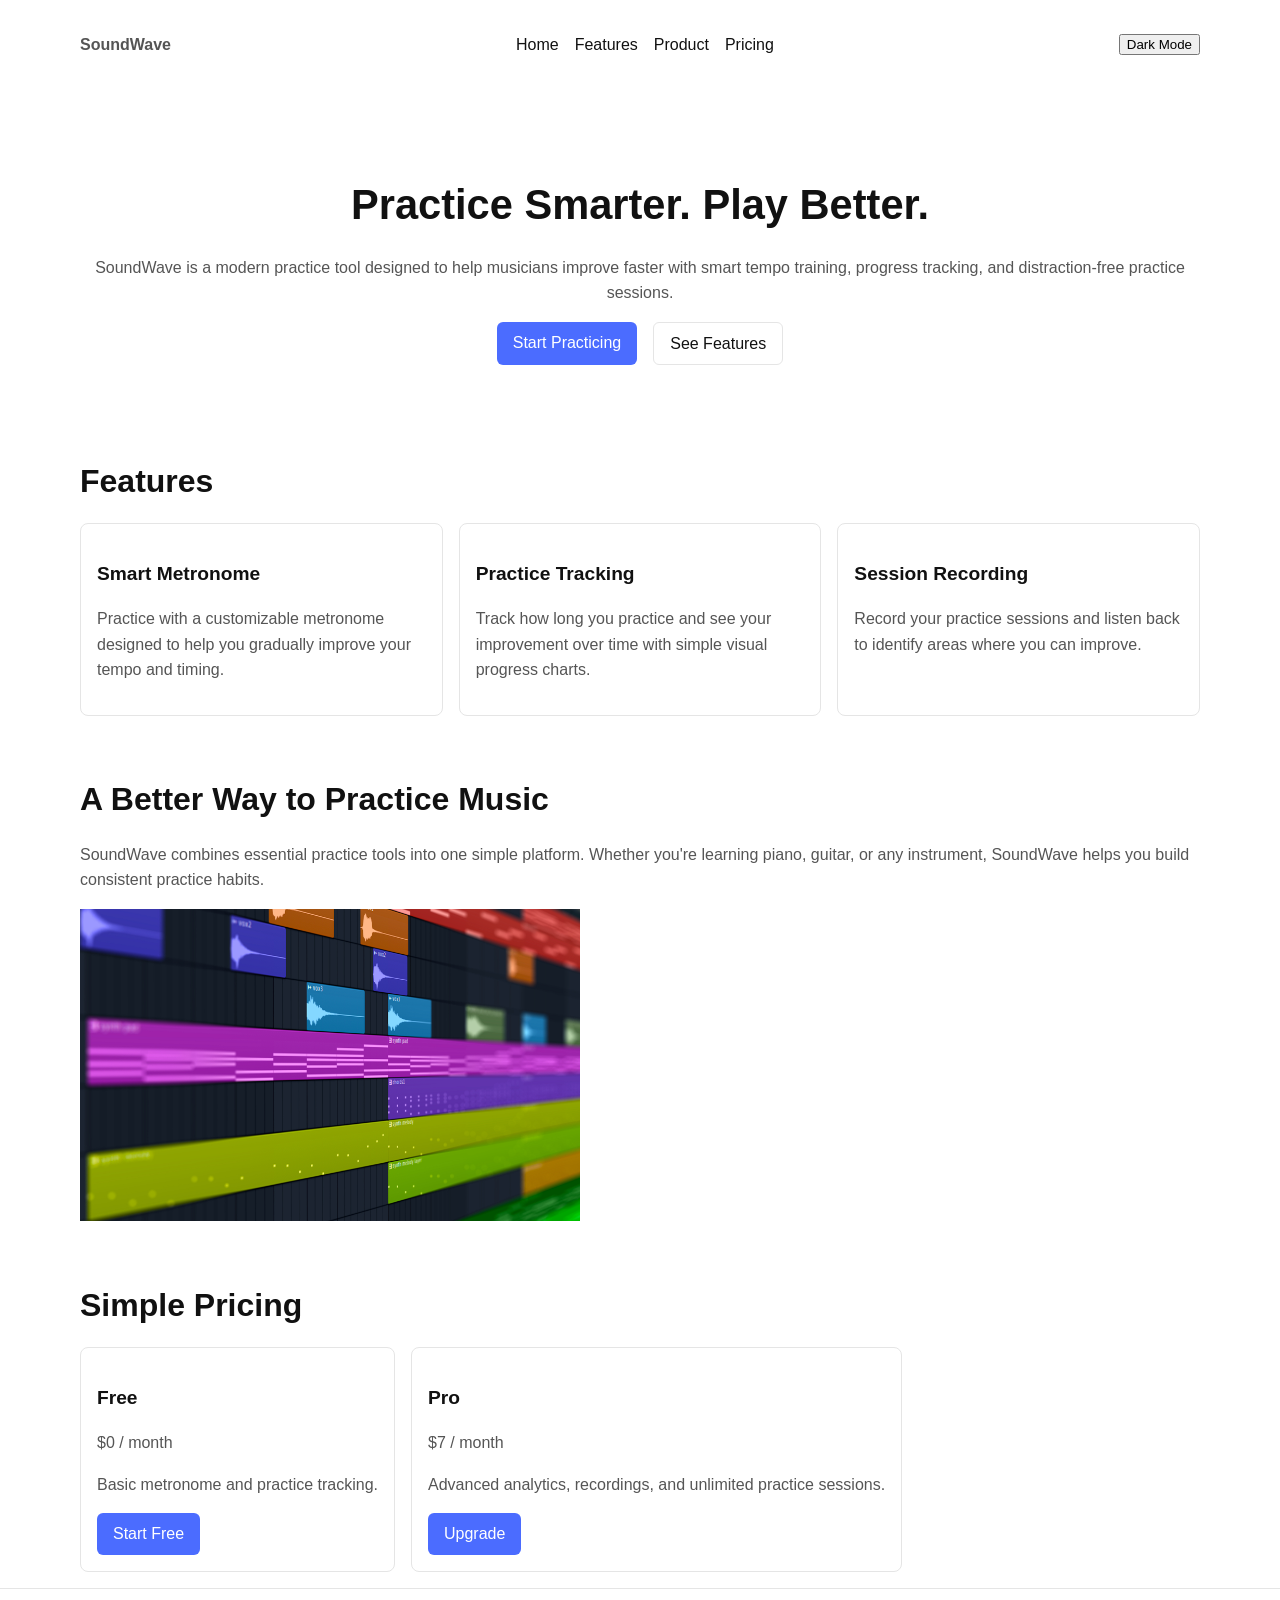
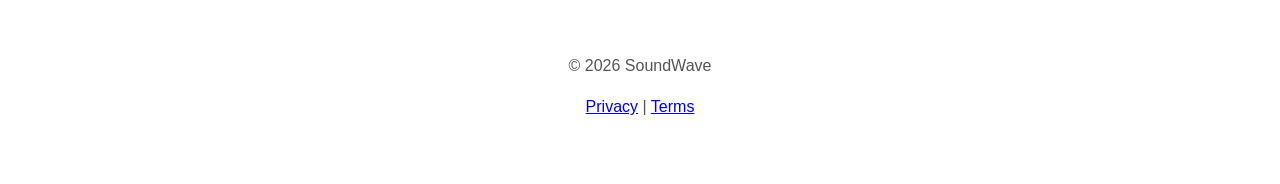
<file: Advanced CSS Page/index.html>
<!DOCTYPE html>
<html lang="en">
<head>
<meta charset="UTF-8">
<title>SoundWave: Smart Music Practice Tools</title>
<meta name="viewport" content="width=device-width, initial-scale=1">
<link rel="stylesheet" href="styles/style.css">
<script defer src="scripts/theme.js"></script>
</head>

<body>

<header>
  <nav class="navbar container">

    <p class="brand">SoundWave</p>

    <ul class="nav-links">
      <li><a href="index.html">Home</a></li>
      <li><a href="#features">Features</a></li>
      <li><a href="#product">Product</a></li>
      <li><a href="#pricing">Pricing</a></li>
    </ul>

    <button id="theme-toggle">Dark Mode</button>

  </nav>
</header>


<main>

<section class="hero container">
  <h1>Practice Smarter. Play Better.</h1>
  <p>SoundWave is a modern practice tool designed to help musicians improve faster with smart tempo training, progress tracking, and distraction-free practice sessions.</p>

  <div class="hero-buttons">
    <a href="index.html" class="btn">Start Practicing</a>
    <a href="index.html" class="btn btn-secondary">See Features</a>
  </div>
</section>



<section id="features" class="features container">
  <h2>Features</h2>
  <div class="features-grid">

    <div class="feature-card">
      <h3>Smart Metronome</h3>
      <p>Practice with a customizable metronome designed to help you gradually improve your tempo and timing.</p>
    </div>

    <div class="feature-card">
      <h3>Practice Tracking</h3>
      <p>Track how long you practice and see your improvement over time with simple visual progress charts.</p>
    </div>

    <div class="feature-card">
      <h3>Session Recording</h3>
      <p>Record your practice sessions and listen back to identify areas where you can improve.</p>
    </div>

  </div>
</section>


<section id="product" class="product container">
  <h2>A Better Way to Practice Music</h2>
  <p>SoundWave combines essential practice tools into one simple platform. Whether you're learning piano, guitar, or any instrument, SoundWave helps you build consistent practice habits.</p>

  <img src="images/daw.jpg" alt="Icon for the music app" width="500">
</section>


<section id="pricing" class="pricing container">
  <h2>Simple Pricing</h2>
  <div class="pricing-cards">

    <div class="price-card">
      <h3>Free</h3>
      <p>$0 / month</p>
      <p>Basic metronome and practice tracking.</p>
      <a href="index.html" class="btn">Start Free</a>
    </div>

    <div class="price-card">
      <h3>Pro</h3>
      <p>$7 / month</p>
      <p>Advanced analytics, recordings, and unlimited practice sessions.</p>
      <a href="index.html" class="btn">Upgrade</a>
    </div>

  </div>
</section>

</main>


<footer>
  <div class="container">
    <p>&copy; 2026 SoundWave</p>
    <p>
      <a href="index.html">Privacy</a> |
      <a href="index.html">Terms</a>
    </p>
  </div>
</footer>

</body>
</html>
</file>
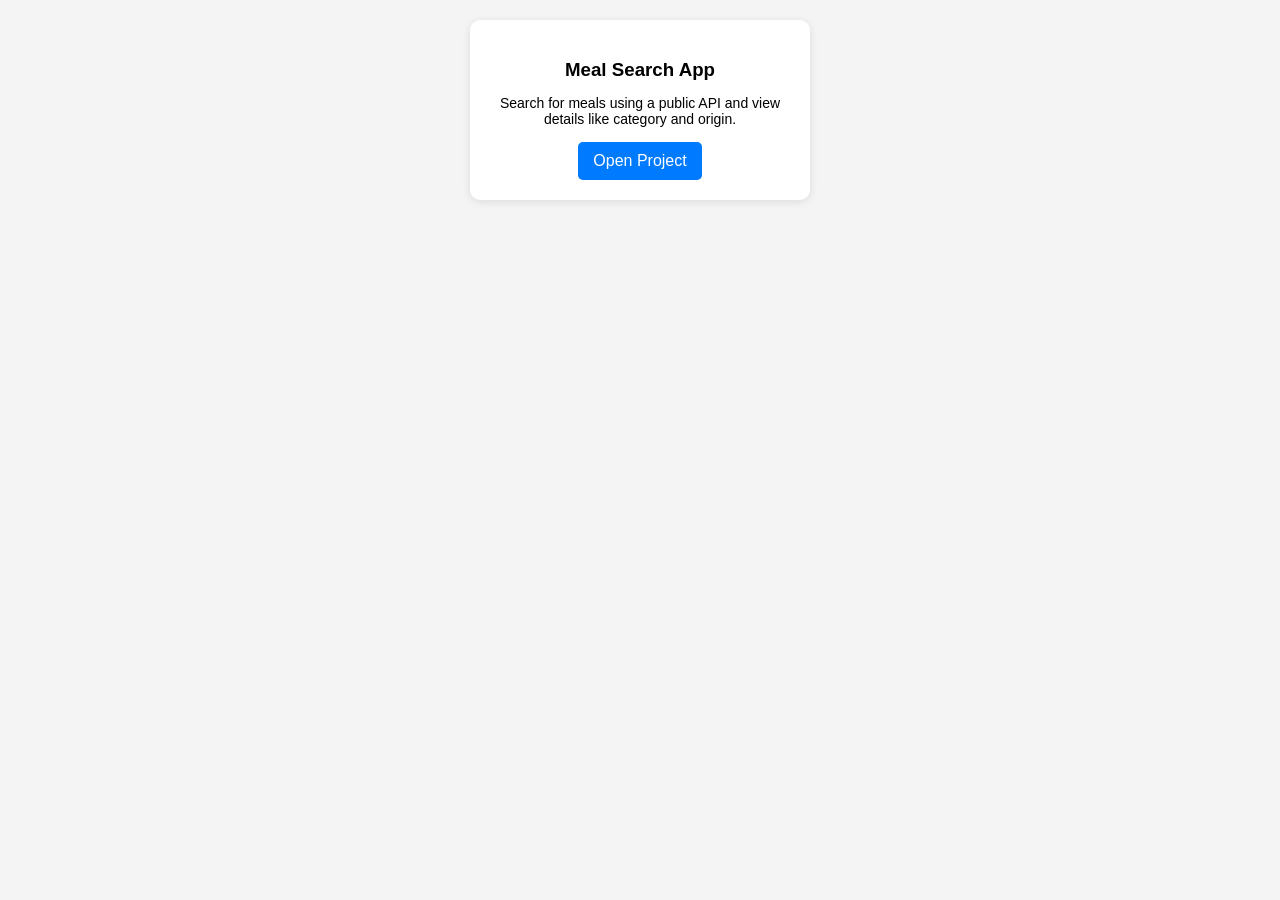
<file: API-driven search UI/index.html>
<!DOCTYPE html>
<html lang="en">
<head>
<meta charset="UTF-8">
<title>Meal Search App</title>
<meta name="viewport" content="width=device-width, initial-scale=1">
<link rel="stylesheet" href="css/api-search.css">
</head>

<div class="project">
	<h3>Meal Search App</h3>
	<p>Search for meals using a public API and view details like category and origin.</p>
	<a href="api-search.html">Open Project</a>
</div>
</html>
</file>
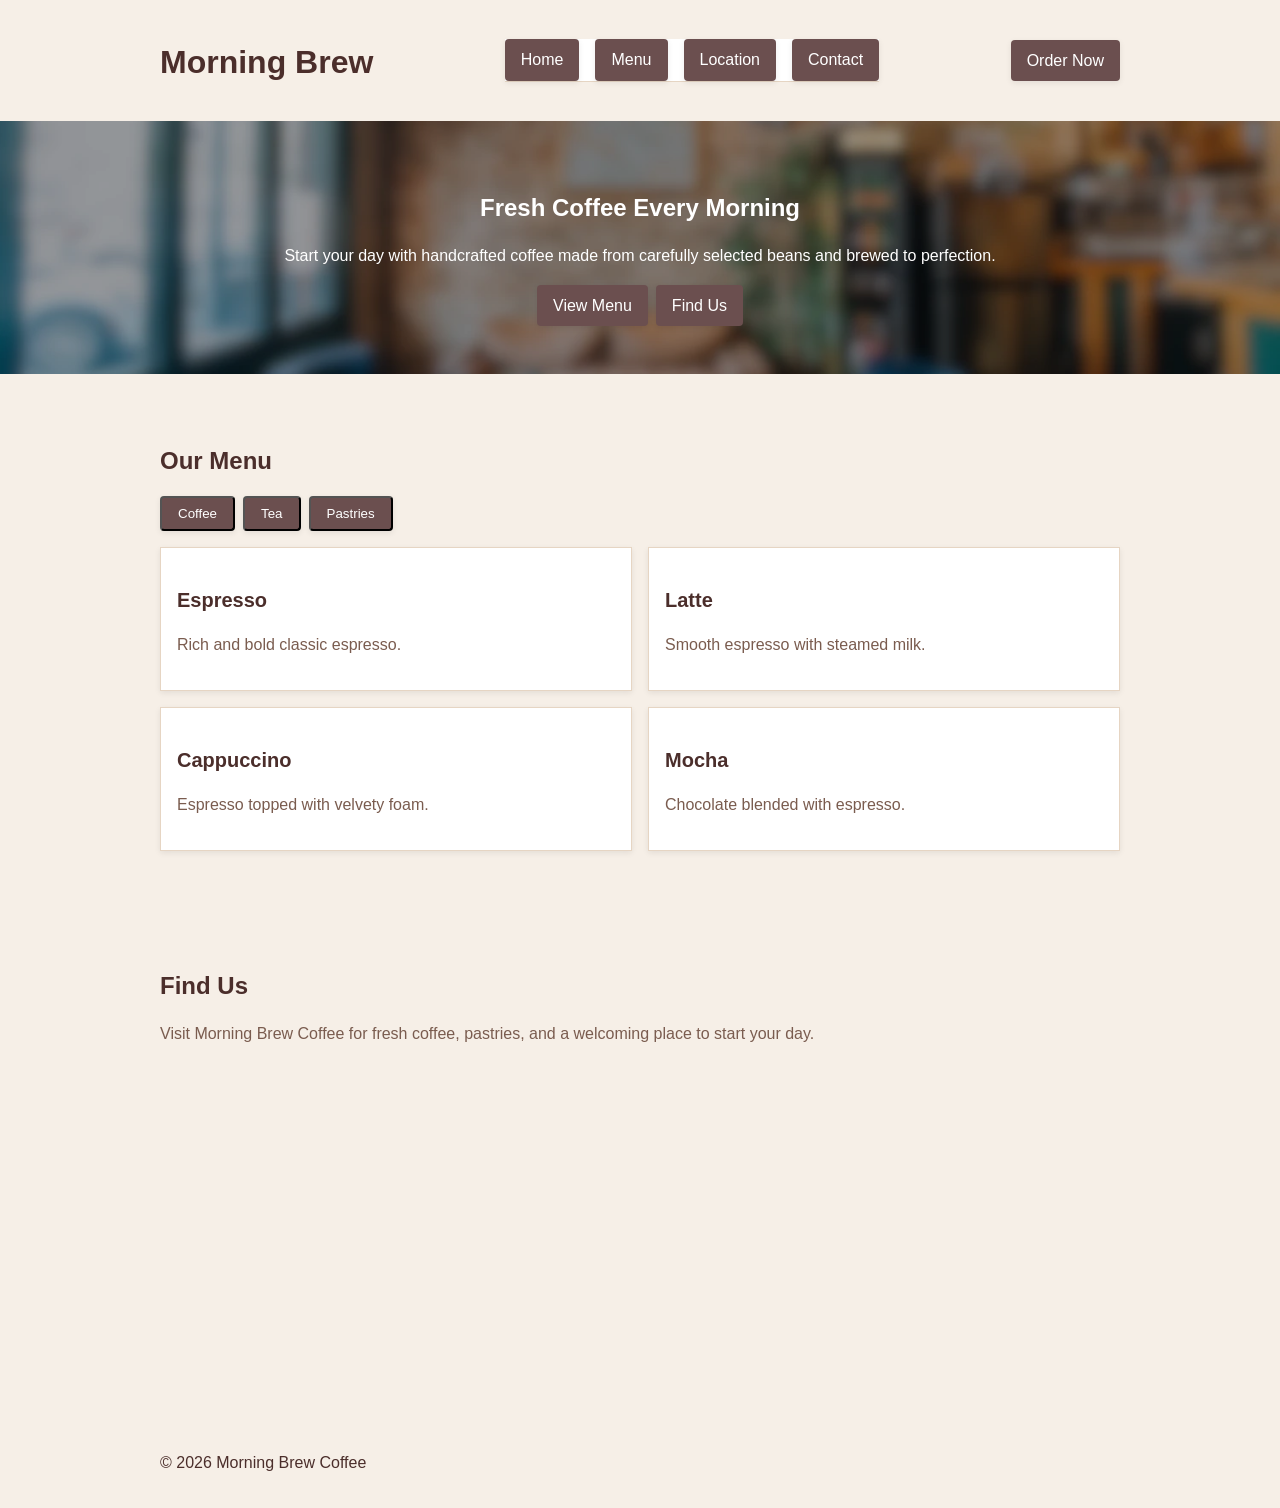
<file: Landing Page Clone/index.html>
<!DOCTYPE html>
<html lang="en">
<head>
<meta charset="UTF-8">
<title>Morning Brew Coffee</title>
<meta name="viewport" content="width=device-width, initial-scale=1">
<link rel="stylesheet" href="styles/style.css">
</head>

<body>

<header>
  <div class="container navbar">

    <h1 class="brand">Morning Brew</h1>

    <nav>
      <ul class="nav-links">
        <li><a href="index.html" class="btn">Home</a></li>
        <li><a href="index.html" class="btn">Menu</a></li>
        <li><a href="index.html" class="btn">Location</a></li>
        <li><a href="index.html" class="btn">Contact</a></li>
      </ul>
    </nav>

    <a href="index.html" class="btn">Order Now</a>

  </div>
</header>

<main>

<section class="hero">
  <div class="container">

    <h2>Fresh Coffee Every Morning</h2>

    <p>Start your day with handcrafted coffee made from carefully selected beans and brewed to perfection.</p>

    <div class="hero-buttons">
      <a href="index.html" class="btn">View Menu</a>
      <a href="index.html" class="btn">Find Us</a>
    </div>

  </div>
</section>


<section class="menu">
  <div class="container">

    <h2>Our Menu</h2>

    <div class="menu-tabs">
      <button class="btn">Coffee</button>
      <button class="btn">Tea</button>
      <button class="btn">Pastries</button>
    </div>

    <div class="menu-grid">

      <div class="menu-item">
        <h3>Espresso</h3>
        <p class="muted">Rich and bold classic espresso.</p>
      </div>

      <div class="menu-item">
        <h3>Latte</h3>
        <p class="muted">Smooth espresso with steamed milk.</p>
      </div>

      <div class="menu-item">
        <h3>Cappuccino</h3>
        <p class="muted">Espresso topped with velvety foam.</p>
      </div>

      <div class="menu-item">
        <h3>Mocha</h3>
        <p class="muted">Chocolate blended with espresso.</p>
      </div>

    </div>

  </div>
</section>


<section class="location">
  <div class="container">

    <h2>Find Us</h2>

    <p class="muted">
      Visit Morning Brew Coffee for fresh coffee, pastries, and a welcoming place to start your day.
    </p>

    <iframe
      src="https://www.google.com/maps?q=coffee%20shop&output=embed"
      height="300"
      title="Map showing coffee shop location">
    </iframe>

  </div>
</section>

</main>

<footer>
  <div class="container">
    <p>&copy; 2026 Morning Brew Coffee</p>
  </div>
</footer>

</body>
</html>
</file>
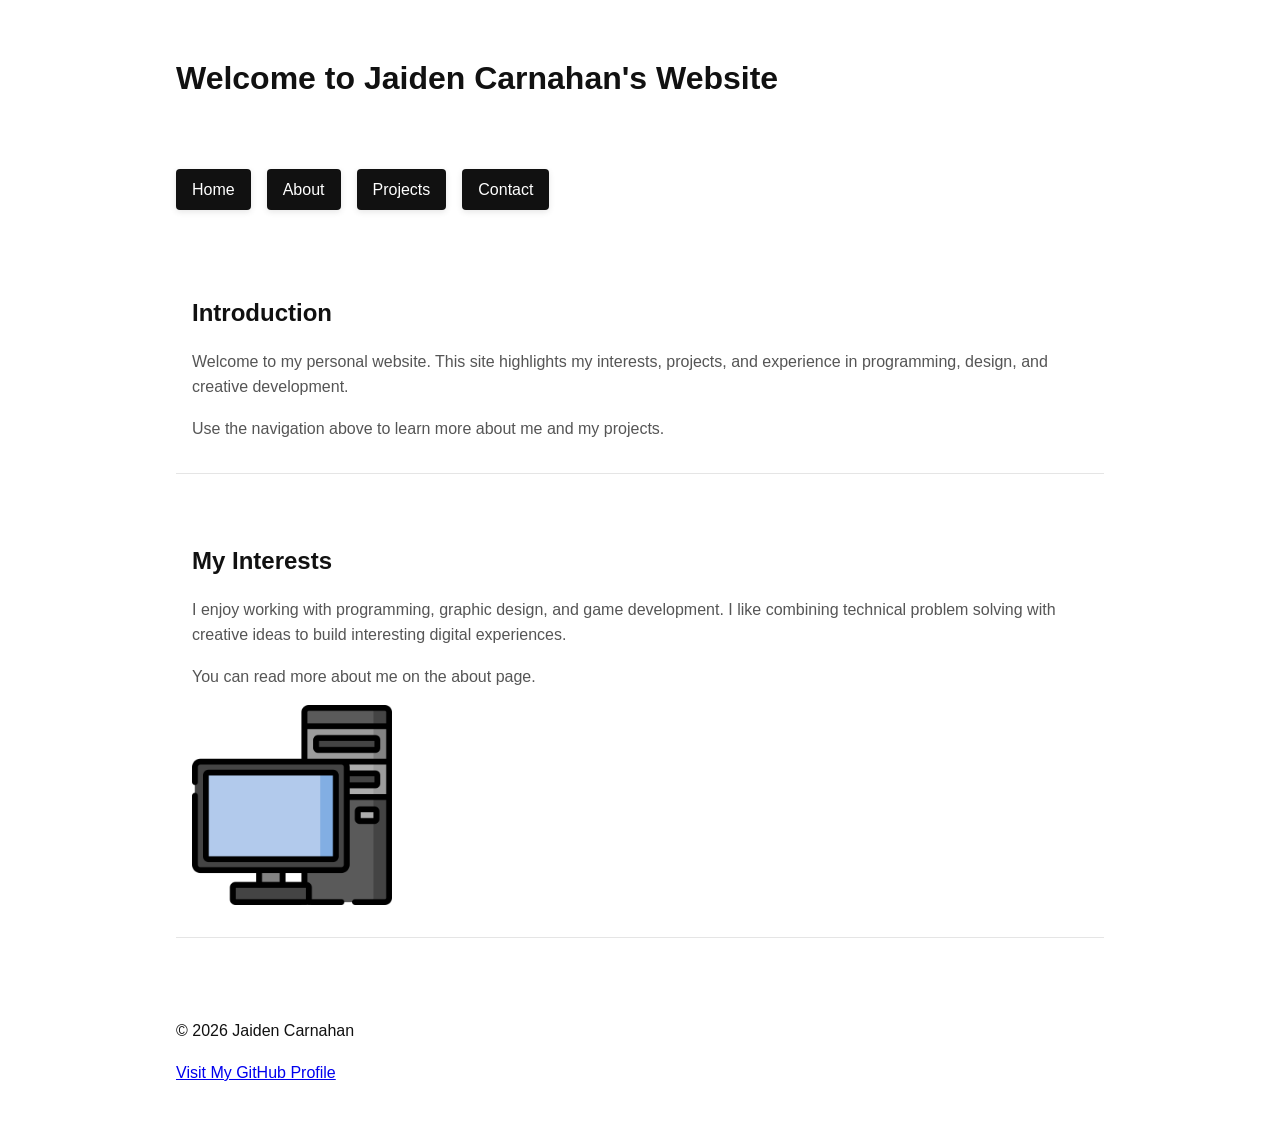
<file: Multi-page website/index.html>
<!DOCTYPE html>
<html lang="en">
<head>
  <meta charset="UTF-8">
  <title>Home | Jaiden Carnahan</title>
  <meta name="viewport" content="width=device-width, initial-scale=1">
  <link rel="stylesheet" href="styles/style.css" />
</head>
<body>

<header>
  <h1>Welcome to Jaiden Carnahan's Website</h1>
</header>

<nav aria-label="Main navigation">
  <ul>
    <li><a href="index.html" class="btn">Home</a></li>
    <li><a href="about.html" class="btn">About</a></li>
    <li><a href="projects.html" class="btn">Projects</a></li>
    <li><a href="contact.html" class="btn">Contact</a></li>
  </ul>
</nav>

<main>

<section class="stack">
  <h2>Introduction</h2>
  <p class="muted">Welcome to my personal website. This site highlights my interests, projects, and experience in programming, design, and creative development.</p>
  <p class="muted">Use the navigation above to learn more about me and my projects.</p>
</section>

<section class="stack">
  <h2>My Interests</h2>
  <p class="muted">I enjoy working with programming, graphic design, and game development. I like combining technical problem solving with creative ideas to build interesting digital experiences.</p>
  <p class="muted">You can read more about me on the about page.</p>
  <img src="images/computericon.png" alt="Computer Icon Graphic" width="200">
</section>

</main>

<footer>
  <p>&copy; 2026 Jaiden Carnahan</p>
  <p>
    <a href="https://www.youtube.com/watch?v=dQw4w9WgXcQ" target="_blank" rel="noopener">
      Visit My GitHub Profile
    </a>
  </p>
</footer>

</body>
</html>
</file>
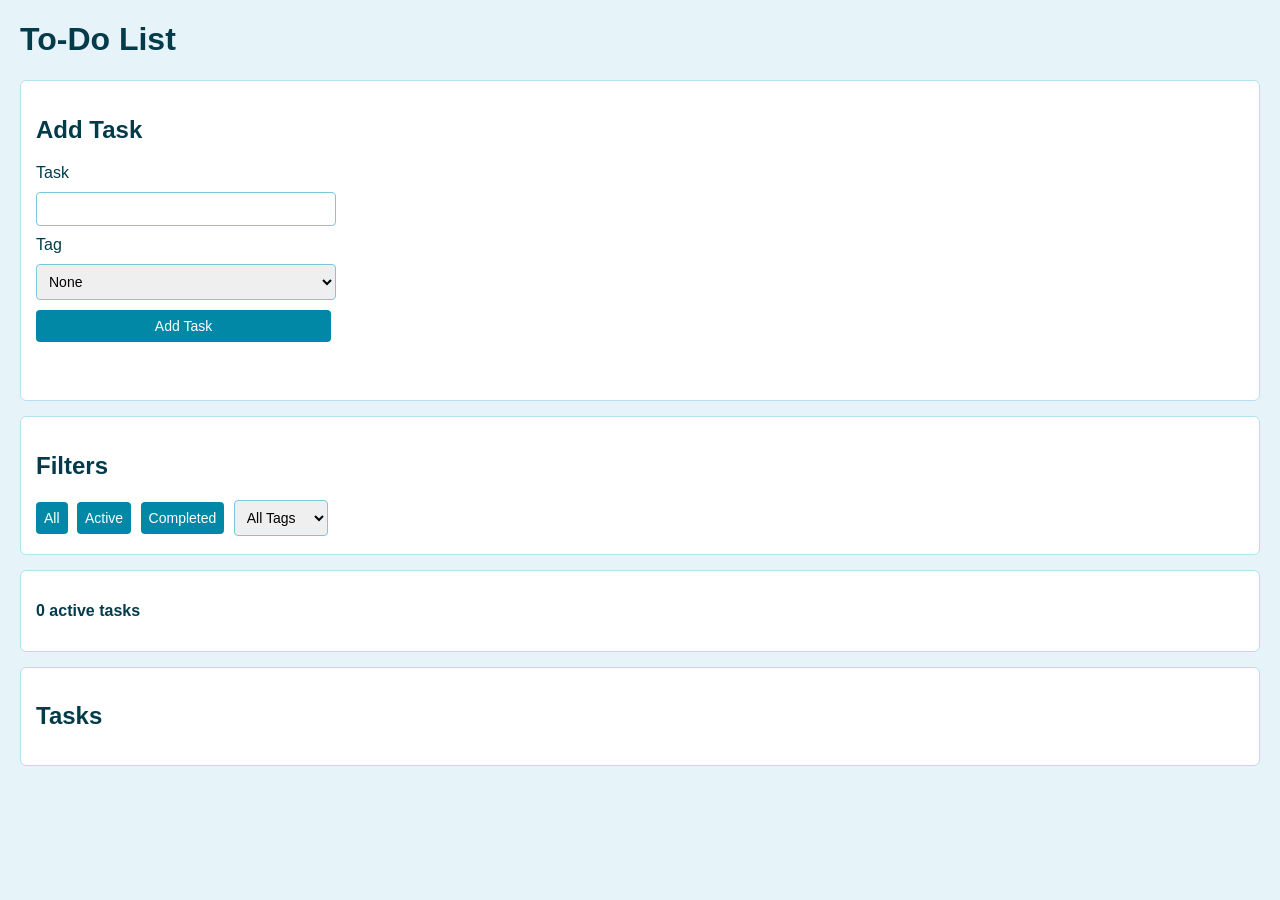
<file: To-Do List Plus/index.html>
<!DOCTYPE html>
<html lang="en">
<head>
<meta charset="UTF-8">
<title>To-Do List App</title>
<meta name="viewport" content="width=device-width, initial-scale=1">
<link rel="stylesheet" href="styles/style.css">
<script defer src="scripts/app.js"></script>
</head>

<body>

<header>
    <h1>To-Do List</h1>
</header>

<main>

<section>
    <h2>Add Task</h2>

    <form id="task-form">

    <label for="task-input">Task</label>
    <input type="text" id="task-input" required>

    <label for="tag-select">Tag</label>
    <select id="tag-select">
        <option value="">None</option>
        <option value="school">School</option>
        <option value="work">Work</option>
        <option value="personal">Personal</option>
    </select>

    <button type="submit">Add Task</button>

    <p id="error-message"></p>

    </form>
</section>


<section>
    <h2>Filters</h2>

    <button data-filter="all">All</button>
    <button data-filter="active">Active</button>
    <button data-filter="completed">Completed</button>

    <select id="tag-filter">
        <option value="all">All Tags</option>
        <option value="school">School</option>
        <option value="work">Work</option>
        <option value="personal">Personal</option>
    </select>
</section>


<section>
    <p id="task-counter">0 active tasks</p>
</section>


<section>
    <h2>Tasks</h2>
    <ul id="task-list"></ul>
</section>

</main>


</body>
</html>
</file>
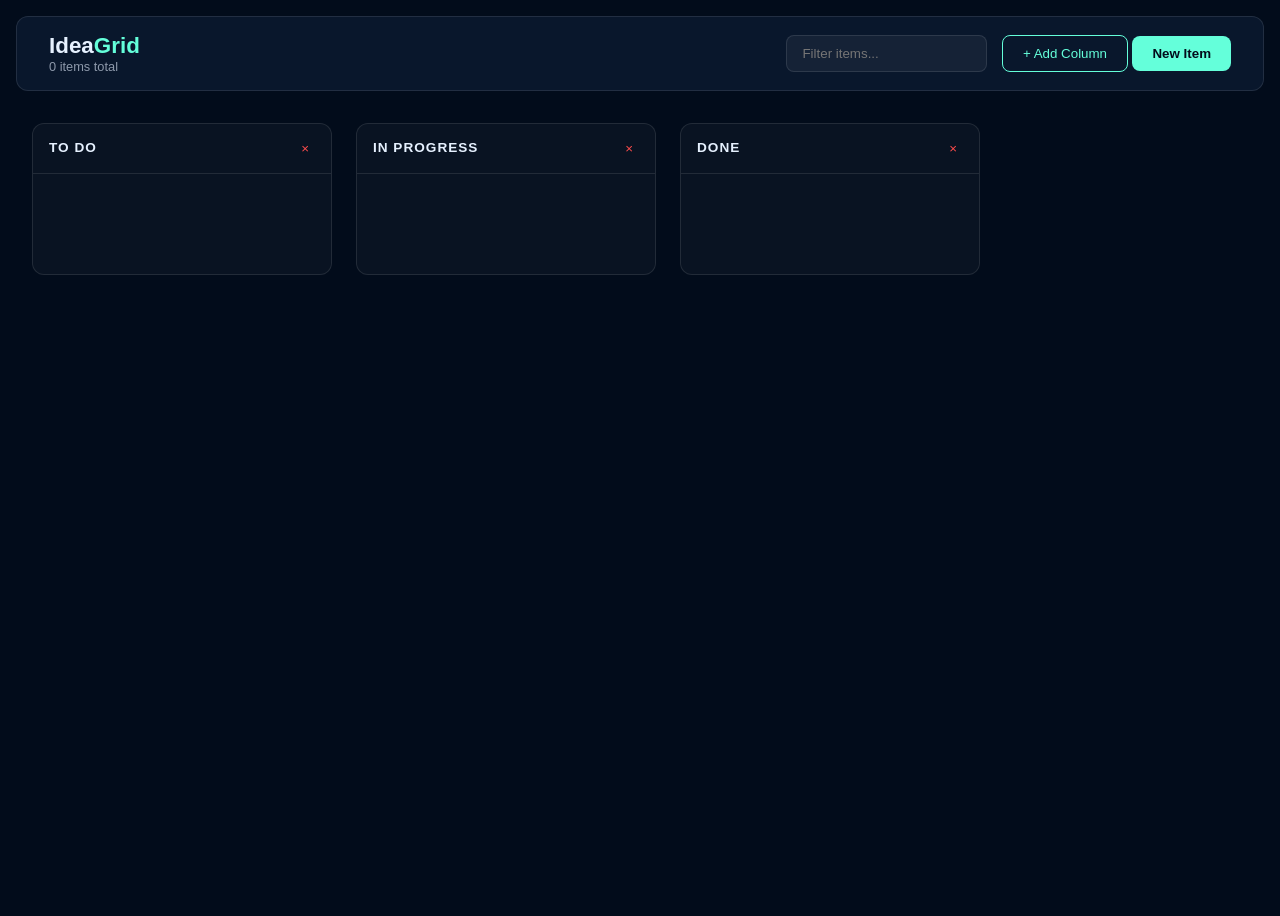
<file: Webscript Final/index.html>
<!DOCTYPE html>
<html lang="en">
<head>
<meta charset="UTF-8">
<title>IdeaGrid</title>
<meta name="viewport" content="width=device-width, initial-scale=1.0">
<link rel="stylesheet" href="css/style.css">
</head>

<body>
    <div class="glow-overlay"></div>
    
    <!--bubbles -->
    <div class="bubble-wrapper">
        <div class="bubble"></div>
        <div class="bubble"></div>
        <div class="bubble"></div>
        <div class="bubble"></div>
        <div class="bubble"></div>
        <div class="bubble"></div>
    </div>

    <header>
        <div class="brand">
            <h1>Idea<span>Grid</span></h1>
            <p id="board-stats">0 Items</p>
        </div>

        <nav id="controls">
            <input type="text" id="search-input" placeholder="Filter items...">
            <button id="add-column-btn" class="secondary-btn">+ Add Column</button>
            <button id="open-modal-btn" class="primary-btn">New Item</button>
        </nav>
    </header>

    <main id="column-container">
        <!--columns and cards injected by script.js -->
    </main>

    <div id="modal-overlay" class="hidden">
        <div class="modal">
            <h2>New Item</h2>
            <form id="idea-form">
                <div class="form-group">
                    <label>Entry Type</label>
                    <div class="type-selector">
                        <button type="button" class="type-btn active" data-type="note">Note</button>
                        <button type="button" class="type-btn" data-type="todo">To-Do</button>
                        <button type="button" class="type-btn" data-type="image">Image</button>
                    </div>
                </div>

                <div class="form-group">
                    <label for="title">Title</label>
                    <input type="text" id="title" required placeholder="Item title...">
                </div>

                <div id="dynamic-content-area" class="form-group">
                    <label for="content">Description</label>
                    <textarea id="content" placeholder="Enter details..."></textarea>
                </div>

                <div class="form-group">
                    <label for="header-color">Header Accent Color</label>
                    <input type="color" id="header-color" value="#64ffda">
                </div>

                <div class="form-group">
                    <label for="column-select">Target Column</label>
                    <select id="column-select"></select>
                </div>

                <div class="modal-actions">
                    <button type="button" id="close-modal">Cancel</button>
                    <button type="submit" class="primary-btn">Save Item</button>
                </div>
            </form>
        </div>
    </div>

    <script src="js/script.js"></script>
</body>
</html>
</file>
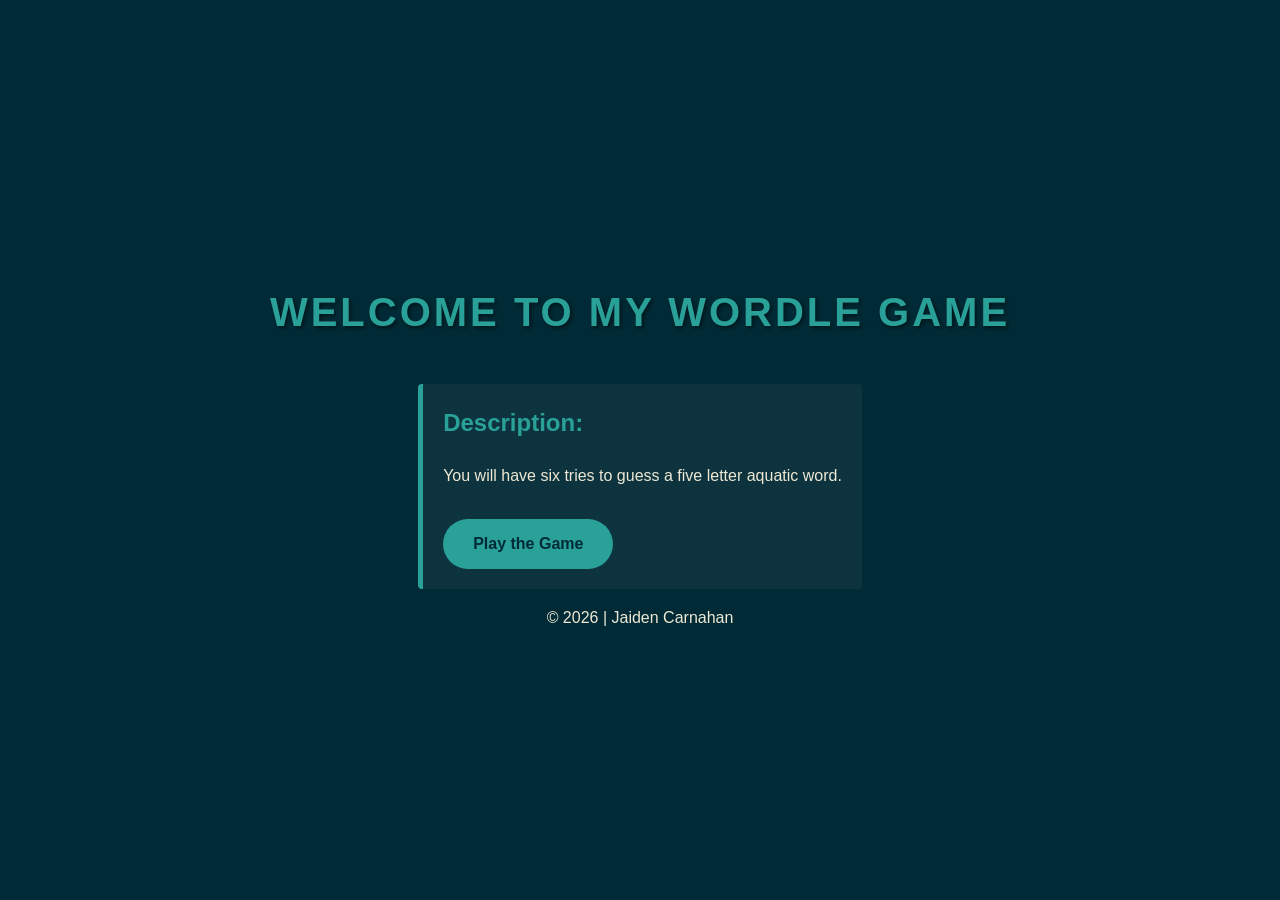
<file: Wordle Game/index.html>
<!DOCTYPE html>
<html lang="en">
<head>
<meta charset="UTF-8">
<title>My Portfolio - GitHub Pages</title>
<meta name="viewport" content="width=device-width, initial-scale=1.0">
<link rel="stylesheet" href="css/word-game.css"> 
</head>
<body>
    <!--bubbles -->
    <div class="ocean-background">
        <div class="bubble"></div>
        <div class="bubble"></div>
        <div class="bubble"></div>
        <div class="bubble"></div>
        <div class="bubble"></div>
        <div class="bubble"></div>
        <div class="bubble"></div>
        <div class="bubble"></div>
    </div>

    <header>
        <h1>Welcome to My Wordle Game</h1>
    </header>

    <main>
        <section class="project-card">
            <h2>Description:</h2>
            <p>You will have six tries to guess a five letter aquatic word.</p>
            
            <a href="word-game.html" class="btn">Play the Game</a>
        </section>
    </main>

    <footer>
        <p>&copy; 2026 | Jaiden Carnahan</p>
    </footer>

</body>
</html>
</file>
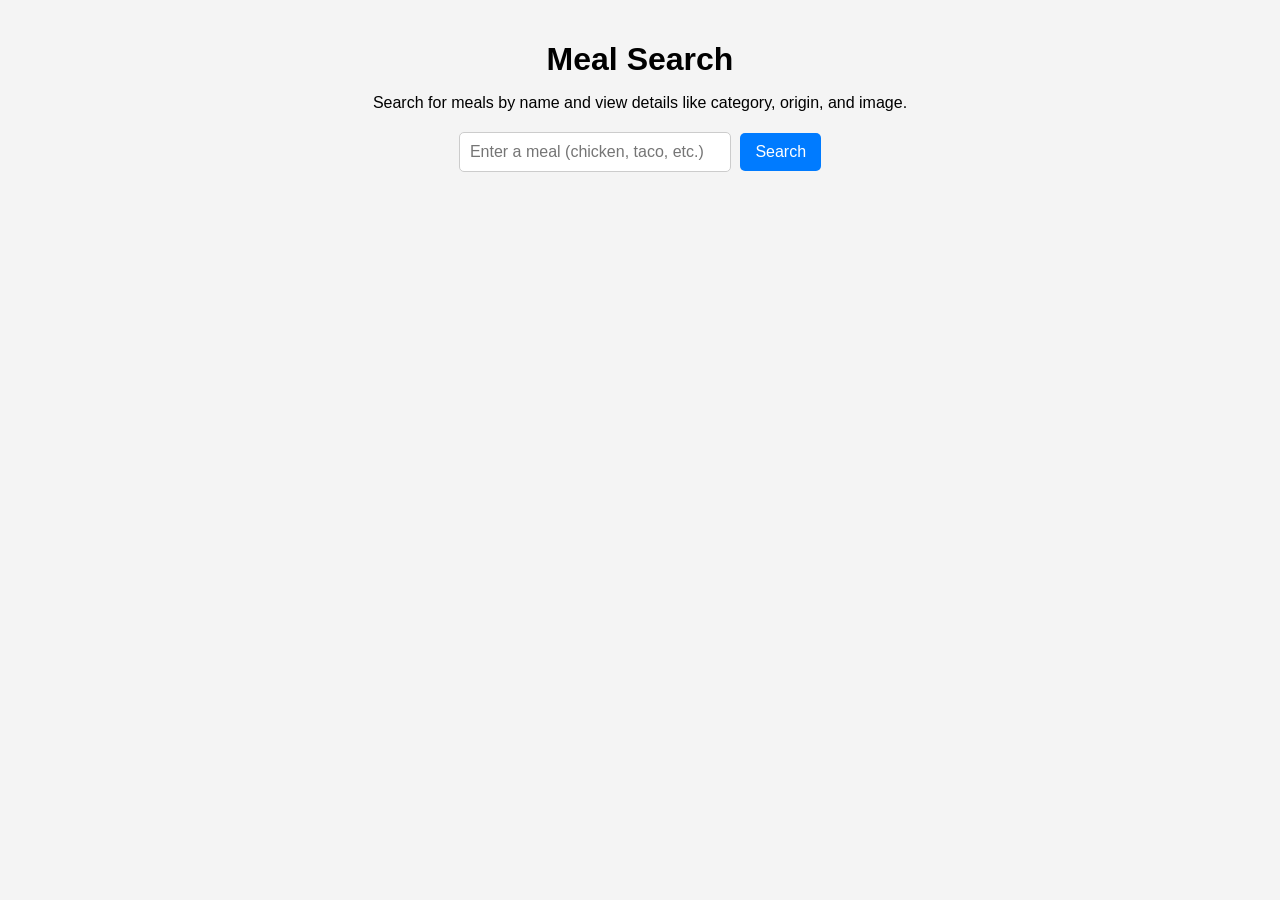
<file: API-driven search UI/api-search.html>
<!DOCTYPE html>
<html lang="en">
<head>
<meta charset="UTF-8">
<title>Meal Search App</title>
<meta name="viewport" content="width=device-width, initial-scale=1">
<link rel="stylesheet" href="css/api-search.css">
</head>

<body>
	<h1>Meal Search</h1>
	<p>Search for meals by name and view details like category, origin, and image.</p>

	<div class="search-container">
		<input type="text" id="searchInput" placeholder="Enter a meal (chicken, taco, etc.)"/>
		<button id="searchBtn">Search</button>
	</div>

	<p id="status"></p>

	<div id="results"></div>

	<script src="js/api-search.js"></script>
</body>
</html>
</file>
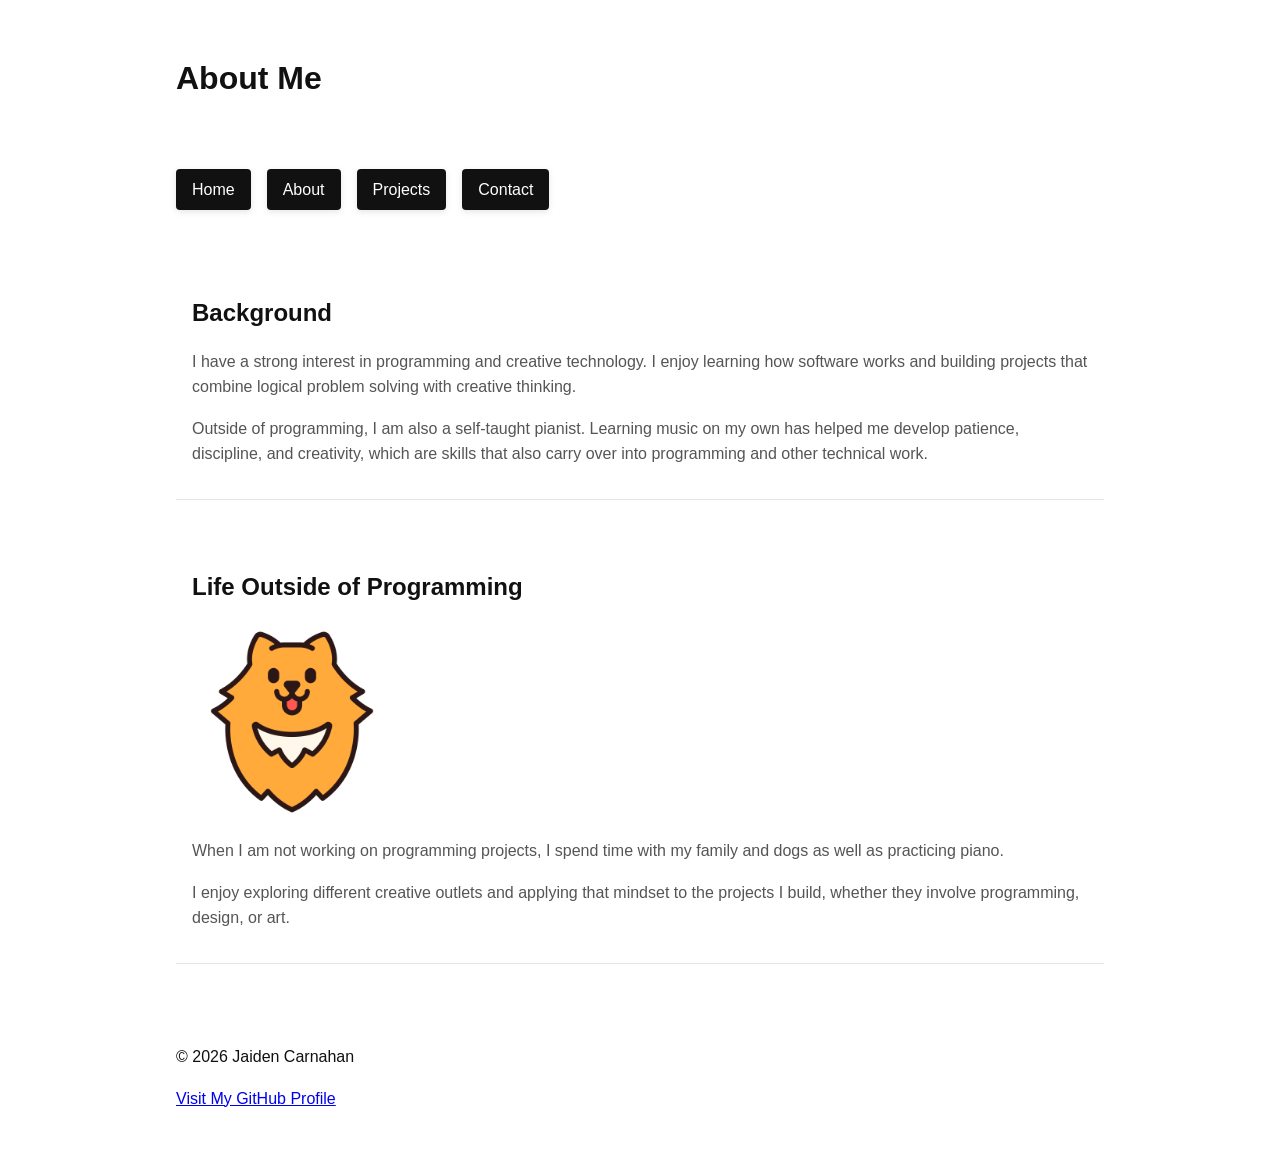
<file: Multi-page website/about.html>
<!DOCTYPE html>
<html lang="en">
<head>
  <meta charset="UTF-8">
  <title>About | Jaiden Carnahan</title>
  <meta name="viewport" content="width=device-width, initial-scale=1">
  <link rel="stylesheet" href="styles/style.css" />
</head>
<body>

<header>
  <h1>About Me</h1>
</header>

<nav aria-label="Main navigation">
  <ul>
    <li><a href="index.html" class="btn">Home</a></li>
    <li><a href="about.html"class="btn">About</a></li>
    <li><a href="projects.html" class="btn">Projects</a></li>
    <li><a href="contact.html" class="btn">Contact</a></li>
  </ul>
</nav>

<main>

<section class="stack">
  <h2>Background</h2>
  <p class="muted">I have a strong interest in programming and creative technology. I enjoy learning how software works and building projects that combine logical problem solving with creative thinking.</p>
  <p class="muted">Outside of programming, I am also a self-taught pianist. Learning music on my own has helped me develop patience, discipline, and creativity, which are skills that also carry over into programming and other technical work.</p>
</section>

<section class="stack">
  <h2>Life Outside of Programming</h2>
  <img src="images/pomicon.png" alt="Icon of an orange pomeranian" width="200">
  <p class="muted">When I am not working on programming projects, I spend time with my family and dogs as well as practicing piano.</p>
  <p class="muted">I enjoy exploring different creative outlets and applying that mindset to the projects I build, whether they involve programming, design, or art.</p>
</section>

</main>

<footer>
  <p>&copy; 2026 Jaiden Carnahan</p>
  <p>
    <a href="https://www.youtube.com/watch?v=dQw4w9WgXcQ" target="_blank" rel="noopener">
      Visit My GitHub Profile
    </a>
  </p>
</footer>

</body>
</html>
</file>
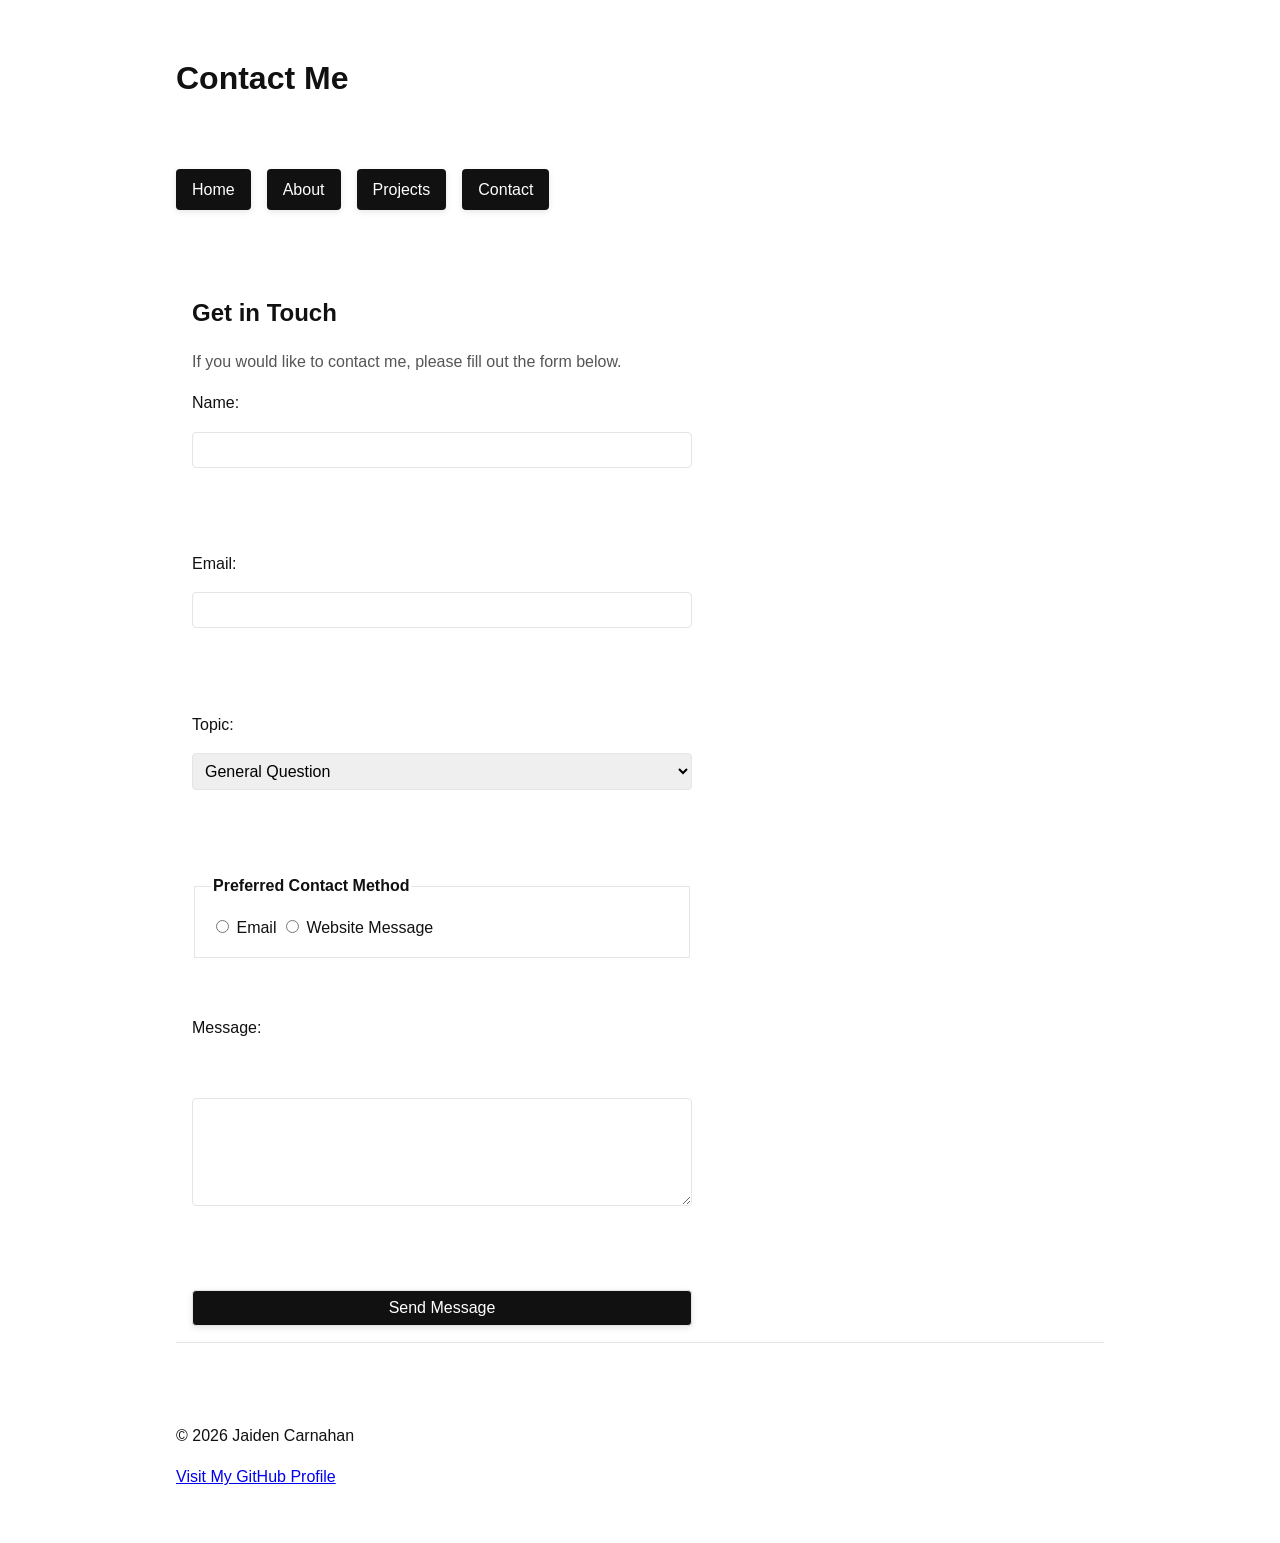
<file: Multi-page website/contact.html>
<!DOCTYPE html>
<html lang="en">
<head>
  <meta charset="UTF-8">
  <title>Contact | Jaiden Carnahan</title>
  <meta name="viewport" content="width=device-width, initial-scale=1">
  <link rel="stylesheet" href="styles/style.css" />
</head>
<body>

<header>
  <h1>Contact Me</h1>
</header>

<nav aria-label="Main navigation">
  <ul>
    <li><a href="index.html" class="btn">Home</a></li>
    <li><a href="about.html" class="btn">About</a></li>
    <li><a href="projects.html" class="btn">Projects</a></li>
    <li><a href="contact.html" class="btn">Contact</a></li>
  </ul>
</nav>

<main>

<section class="stack">
  <h2>Get in Touch</h2>

  <p class="muted">If you would like to contact me, please fill out the form below.</p>

  <form>

    <label for="name">Name:</label>
    <input type="text" id="name" name="name" required minlength="2">

    <br><br>

    <label for="email">Email:</label>
    <input type="email" id="email" name="email" required>

    <br><br>

    <label for="topic">Topic:</label>
    <select id="topic" name="topic">
      <option value="general">General Question</option>
      <option value="projects">Projects</option>
      <option value="collaboration">Collaboration</option>
    </select>

    <br><br>

    <fieldset>
      <legend>Preferred Contact Method</legend>

      <input type="radio" id="contact-email" name="contact-method" value="email" required>
      <label for="contact-email">Email</label>

      <input type="radio" id="contact-message" name="contact-method" value="message">
      <label for="contact-message">Website Message</label>

    </fieldset>

    <br>

    <label for="message">Message:</label>
    <br>
    <textarea id="message" name="message" rows="5" cols="40" required minlength="10"></textarea>

    <br><br>

    <button type="submit" class="btn">Send Message</button>

  </form>
</section>

</main>

<footer>
  <p>&copy; 2026 Jaiden Carnahan</p>
  <p>
    <a href="https://www.youtube.com/watch?v=dQw4w9WgXcQ" target="_blank" rel="noopener">
      Visit My GitHub Profile
    </a>
  </p>
</footer>

</body>
</html>
</file>
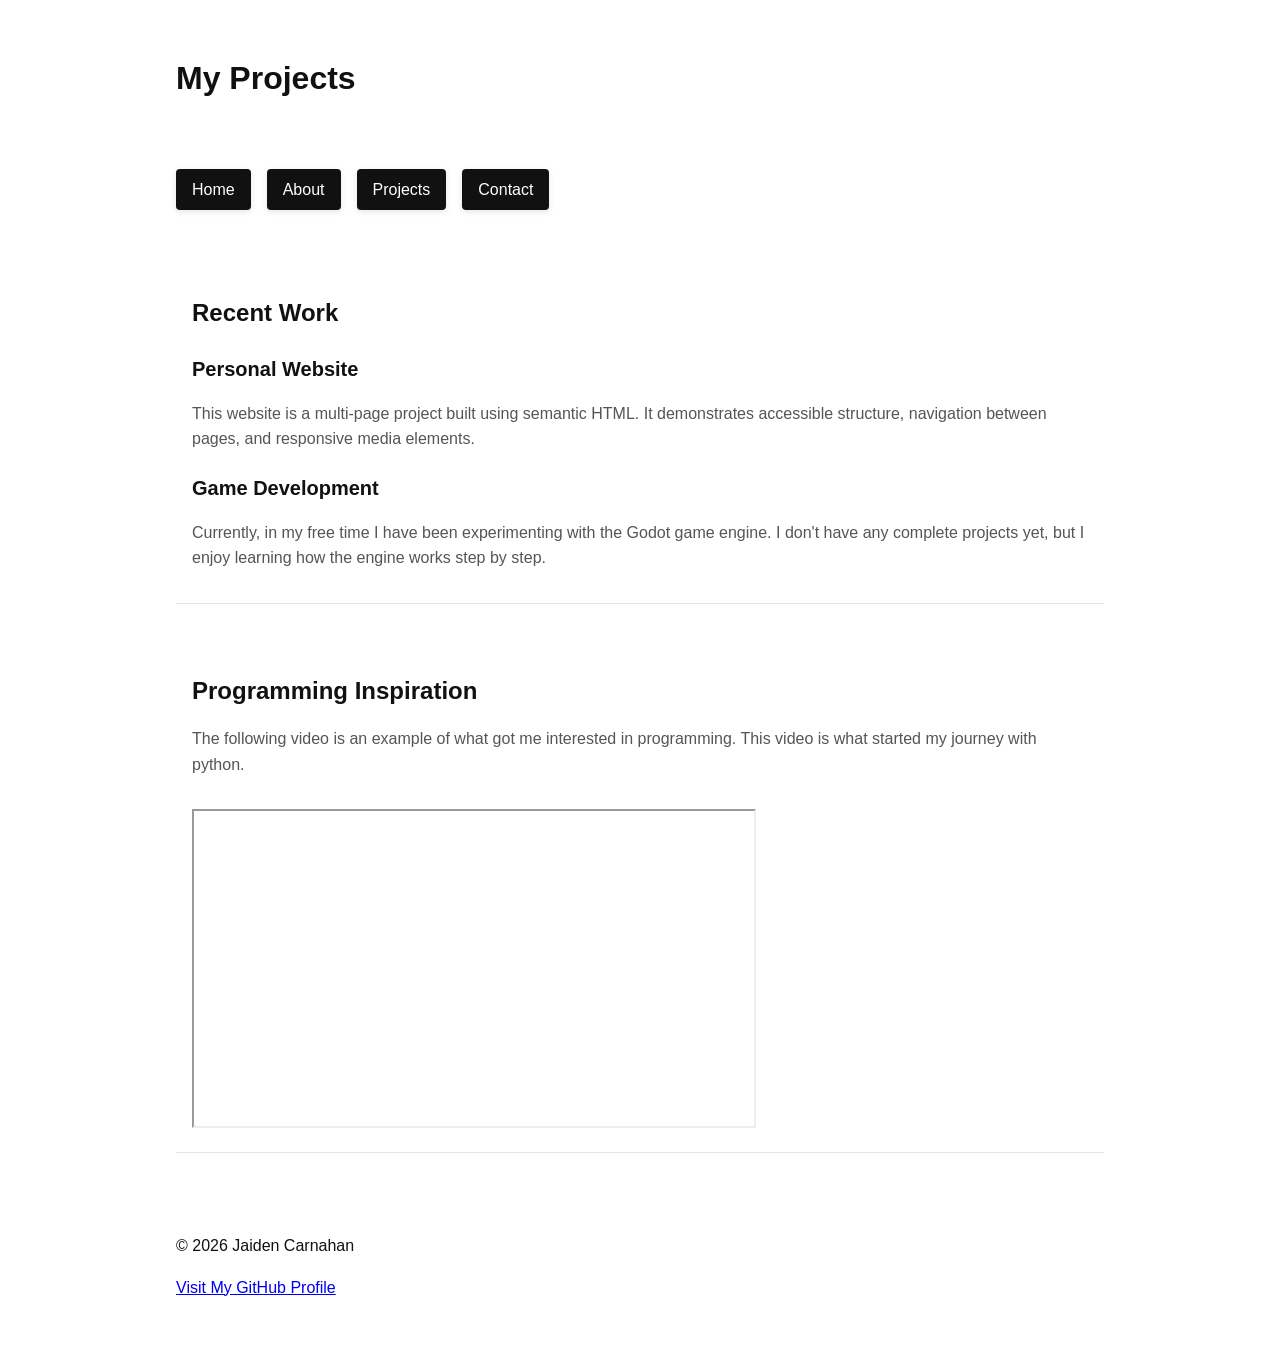
<file: Multi-page website/projects.html>
<!DOCTYPE html>
<html lang="en">
<head>
  <meta charset="UTF-8">
  <title>Projects | Jaiden Carnahan</title>
  <meta name="viewport" content="width=device-width, initial-scale=1">
  <link rel="stylesheet" href="styles/style.css" />
</head>
<body>

<header>
  <h1>My Projects</h1>
</header>

<nav aria-label="Main navigation">
  <ul>
    <li><a href="index.html" class="btn">Home</a></li>
    <li><a href="about.html" class="btn">About</a></li>
    <li><a href="projects.html" class="btn">Projects</a></li>
    <li><a href="contact.html" class="btn">Contact</a></li>
  </ul>
</nav>

<main>

<section class="stack">
  <h2>Recent Work</h2>

  <article>
    <h3>Personal Website</h3>
    <p class="muted">This website is a multi-page project built using semantic HTML. It demonstrates accessible structure, navigation between pages, and responsive media elements.</p>
  </article>

  <article>
    <h3>Game Development</h3>
    <p class="muted">Currently, in my free time I have been experimenting with the Godot game engine. I don't have any complete projects yet, but I enjoy learning how the engine works step by step.</p>
  </article>

</section>

<section class="stack">
  <h2>Programming Inspiration</h2>

  <p class="muted">The following video is an example of what got me interested in programming. This video is what started my journey with python.</p>

  <iframe
    width="560"
    height="315"
    src="https://www.youtube.com/embed/mDKM-JtUhhc"
    title="Programming inspiration video"
    allowfullscreen>
  </iframe>

</section>

</main>

<footer>
  <p>&copy; 2026 Jaiden Carnahan</p>
  <p>
    <a href="https://www.youtube.com/watch?v=dQw4w9WgXcQ" target="_blank" rel="noopener">
      Visit My GitHub Profile
    </a>
  </p>
</footer>

</body>
</html>
</file>
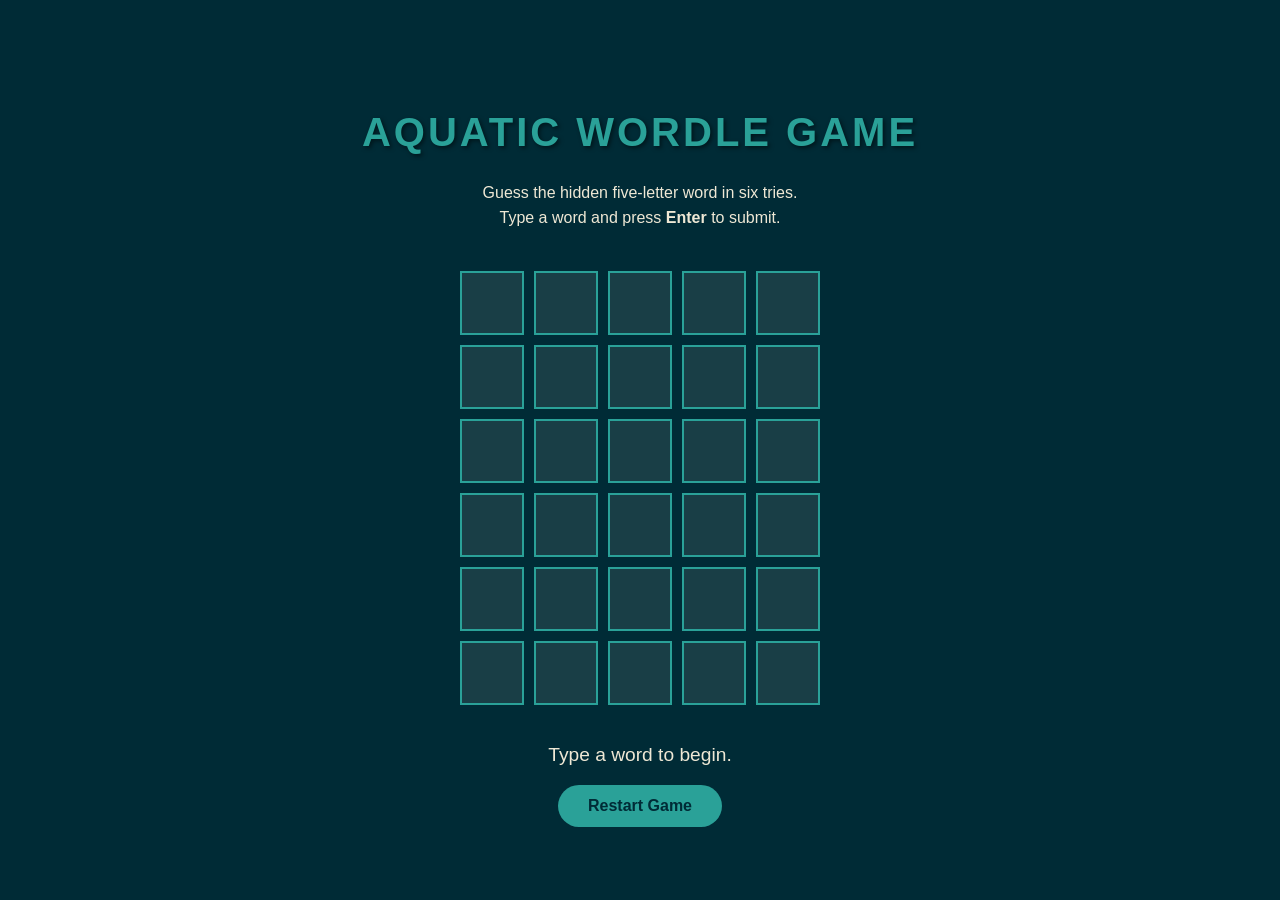
<file: Wordle Game/word-game.html>
<!DOCTYPE html>
<html lang="en">
<head>
<meta charset="UTF-8">
<title>Aquatic Wordle Game</title>
<meta name="viewport" content="width=device-width, initial-scale=1.0">
<link rel="stylesheet" href="css/word-game.css">
</head>

<body>
    <!--bubbles -->
    <div class="ocean-background">
        <div class="bubble"></div>
        <div class="bubble"></div>
        <div class="bubble"></div>
        <div class="bubble"></div>
        <div class="bubble"></div>
        <div class="bubble"></div>
        <div class="bubble"></div>
        <div class="bubble"></div>
    </div>

    <div class="game-container">
        <header>
            <h1>Aquatic Wordle Game</h1>
            <p class="instructions">
                Guess the hidden five-letter word in six tries.<br>
                Type a word and press <strong>Enter</strong> to submit.
            </p>
        </header>

        <div id="game-board" class="grid-container"></div>

        <div id="message-area" class="status-message">
            Type a word to begin.
        </div>

        <div class="action-area">
            <button id="restart-btn" class="hidden">Restart Game</button>
        </div>
    </div>

    <script src="js/word-game.js"></script>
</body>
</html>
</file>
<file: Advanced CSS Page/styles/style.css>
:root {
  --max-width: 70rem;

  --space-1: 0.5rem;
  --space-2: 1rem;
  --space-3: 2rem;
  --space-4: 3rem;

  --bg: #ffffff;
  --text: #111111;
  --muted: #555555;
  --border: #e5e5e5;

  --primary: #4b6cff;
  --primary-hover: #3a56cc;

}

/*---------------------------------*/
.dark-mode {
  --bg: #111111;
  --text: #eeeeee;
  --muted: #bbbbbb;
  --border: #333333;
}

/*---------------------------------*/
body {
  margin: 0;
  font-family: Arial, sans-serif;
  font-size: 1rem;
  line-height: 1.6;

  background: var(--bg);
  color: var(--text);
}

/*---------------------------------*/
h1 {
  font-size: 2rem;
  margin-bottom: var(--space-2);
}

h2 {
  font-size: 1.6rem;
  margin-bottom: var(--space-2);
}

h3 {
  font-size: 1.2rem;
  margin-bottom: var(--space-1);
}

p {
  margin-bottom: var(--space-2);
  color: var(--muted);
}

/*---------------------------------*/
.container {
  max-width: var(--max-width);
  margin: auto;
  padding: var(--space-2);
}

/*---------------------------------*/
section {
  padding: var(--space-4) var(--space-2);
}

/*---------------------------------*/
.navbar {
  display: flex;
  justify-content: space-between;
  align-items: center;
  flex-wrap: wrap;
}

.brand {
  font-weight: bold;
}

.nav-links {
  list-style: none;
  padding: 0;
  margin: 0;

  display: flex;
  flex-direction: column;
  gap: var(--space-1);
}

.nav-links a {
  text-decoration: none;
  color: var(--text);
}

/*---------------------------------*/
.btn {
  display: inline-block;

  padding: var(--space-1) var(--space-2);

  background: var(--primary);
  color: white;

  text-decoration: none;
  border-radius: 6px;

  transition: background 0.3s ease;
}

.btn:hover {
  background: var(--primary-hover);
}

.btn-secondary {
  background: transparent;
  color: var(--text);
  border: 1px solid var(--border);
}

.btn-secondary:hover {
  background: var(--border);
}

/*---------------------------------*/
.hero {
  text-align: center;

  animation: fadeIn 1s ease;
}

.hero-buttons {
  display: flex;
  justify-content: center;
  gap: var(--space-2);
  flex-wrap: wrap;
}

/*---------------------------------*/
.features-grid {
  display: grid;
  gap: var(--space-2);
}

.feature-card {
  border: 1px solid var(--border);
  padding: var(--space-2);
  border-radius: 8px;

  transition: transform 0.2s ease, box-shadow 0.2s ease;
}

/*---------------------------------*/
.feature-card:hover {
  transform: translateY(-5px);
  box-shadow: 0 6px 14px rgba(0,0,0,0.1);
}

/*---------------------------------*/
.product img {
  max-width: 100%;
  height: auto;
  display: block;
  margin-top: var(--space-2);
}

/*---------------------------------*/
.pricing-cards {
  display: flex;
  flex-direction: column;
  gap: var(--space-2);
}

.price-card {
  border: 1px solid var(--border);
  padding: var(--space-2);
  border-radius: 8px;
}

/*---------------------------------*/
footer {
  border-top: 1px solid var(--border);
  text-align: center;
  padding: var(--space-3);
}

/*---------------------------------*/
a:focus,
button:focus {
  outline: 3px solid var(--primary);
  outline-offset: 2px;
}

/*---------------------------------*/
@keyframes fadeIn {
  from {
    opacity: 0;
    transform: translateY(10px);
  }

  to {
    opacity: 1;
    transform: translateY(0);
  }
}

/*---------------------------------*/
@media (min-width: 768px) {

  .nav-links {
    flex-direction: row;
    gap: var(--space-2);
  }

  .features-grid {
    grid-template-columns: repeat(3, 1fr);
  }

  .pricing-cards {
    flex-direction: row;
  }

}

/*---------------------------------*/
@media (min-width: 1024px) {

  h1 {
    font-size: 2.6rem;
  }

  h2 {
    font-size: 2rem;
  }

  .hero {
    padding: var(--space-4);
  }

}
</file>
<file: API-driven search UI/css/api-search.css>
body {
    font-family: Arial, sans-serif;
    background-color: #f4f4f4;
    margin: 0;
    padding: 20px;
    text-align: center;
}

/*---------------------------------*/
h1 {
    margin-bottom: 10px;
}

/*---------------------------------*/
p {
    margin-bottom: 20px;
}

/*---------------------------------*/
.search-container {
    margin-bottom: 20px;
}

/*---------------------------------*/
#searchInput {
    padding: 10px;
    width: 250px;
    font-size: 16px;
    border: 1px solid #ccc;
    border-radius: 5px;
}

/*---------------------------------*/
#searchBtn {
    padding: 10px 15px;
    font-size: 16px;
    margin-left: 5px;
    border: none;
    background-color: #007BFF;
    color: white;
    border-radius: 5px;
    cursor: pointer;
}

#searchBtn:hover {
    background-color: #0056b3;
}

/*---------------------------------*/
#status {
    font-weight: bold;
    margin: 15px 0;
}

/*---------------------------------*/
#results {
    display: flex;
    flex-wrap: wrap;
    justify-content: center;
    gap: 20px;
}

/*---------------------------------*/
.card {
    background: white;
    padding: 15px;
    width: 250px;
    border-radius: 10px;
    box-shadow: 0 2px 8px rgba(0, 0, 0, 0.1);
    text-align: center;
}

/*---------------------------------*/
.card img {
    width: 100%;
    border-radius: 10px;
}

/*---------------------------------*/
.card h3 {
    margin: 10px 0;
}

/*---------------index------------------*/
/*---------------------------------*/
body {
    font-family: Arial, sans-serif;
    background-color: #f4f4f4;
    text-align: center;
    margin: 0;
    padding: 20px;
}

/*---------------------------------*/
h2 {
    margin-bottom: 20px;
}

/*---------------------------------*/
.project {
    background: white;
    padding: 20px;
    margin: 0 auto;
    width: 300px;
    border-radius: 10px;
    box-shadow: 0 2px 8px rgba(0, 0, 0, 0.1);
}

/*---------------------------------*/
.project h3 {
    margin-bottom: 10px;
}

/*---------------------------------*/
.project p {
    font-size: 14px;
    margin-bottom: 15px;
}

/*---------------------------------*/
.project a {
    display: inline-block;
    padding: 10px 15px;
    background-color: #007BFF;
    color: white;
    text-decoration: none;
    border-radius: 5px;
}

.project a:hover {
    background-color: #0056b3;
}
</file>
<file: Landing Page Clone/styles/style.css>
:root {
  --max-width: 60rem;

  --space-1: 0.5rem;
  --space-2: 1rem;
  --space-3: 2rem;

  --bg-color: #f6efe7;
  --text-color: #4b2e2b;
  --muted-color: #7a5c4f;

  --border: 1px solid #e6d5c3;
  --shadow: 0 2px 6px rgba(0,0,0,0.08);
}

/*---------------------------------*/
body {
  font-family: Arial, sans-serif;
  font-size: 1rem;
  line-height: 1.6;
  color: var(--text-color);
  background-color: var(--bg-color);
  margin: 0;
}

h1 {
  font-size: 2rem;
  margin-bottom: var(--space-2);
}

h2 {
  font-size: 1.5rem;
  margin-bottom: var(--space-2);
}

h3 {
  font-size: 1.25rem;
  margin-bottom: var(--space-1);
}

/*---------------------------------*/
.container {
  max-width: var(--max-width);
  margin: auto;
  padding: var(--space-2);
}

section {
  padding: var(--space-3) var(--space-2);
}

p {
  margin-bottom: var(--space-2);
}

/*---------------------------------*/

.navbar {
  display: flex;
  justify-content: space-between;
  align-items: center;
}

nav {
  background-color: white;
  border-bottom: var(--border);
}

.nav-links {
  list-style: none;
  display: flex;
  gap: var(--space-2);
  padding: 0;
  margin: 0;
}

.nav-links a {
  text-decoration: none;
  color: white;
}

/*---------------------------------*/
.hero {
  background-image: url("../images/coffeeshop.webp");
  background-size: cover;
  background-position: center;
  color: white;
  text-align: center;
  padding: var(--space-3);
  position: relative;
}

.hero::before {
  content: "";
  position: absolute;
  inset: 0;
  background: rgba(0,0,0,0.35);
}

.hero .container {
  position: relative;
}

.hero-buttons {
  display: flex;
  justify-content: center;
  gap: var(--space-1);
}

/*---------------------------------*/
.menu-tabs {
  display: flex;
  gap: var(--space-1);
  margin-bottom: var(--space-2);
}

.menu-grid {
  display: grid;
  gap: var(--space-2);
}

.menu-item {
  border: var(--border);
  padding: var(--space-2);
  background: white;
  box-shadow: var(--shadow);
}

/*---------------------------------*/
.muted {
  color: var(--muted-color);
}

.btn {
  display: inline-block;
  padding: var(--space-1) var(--space-2);
  background-color: #6b4f4f;
  color: white;
  text-decoration: none;
  border-radius: 4px;
  box-shadow: var(--shadow);
}

.btn:hover {
  background-color: #4b2e2b;
}

/*---------------------------------*/
iframe {
  width: 100%;
  border: 0;
}

/*---------------------------------*/
@media (min-width: 768px) {

  .menu-grid {
    grid-template-columns: repeat(2, 1fr);
  }

}
</file>
<file: Multi-page website/styles/style.css>
:root {
  --max-width: 60rem;

  --space-1: 0.5rem;
  --space-2: 1rem;
  --space-3: 2rem;

  --bg-color: #ffffff;
  --text-color: #111111;
  --muted-color: #555555;

  --border: 1px solid #e5e5e5;
  --shadow: 0 2px 6px rgba(0,0,0,0.1);
}


/*---------------------------------*/
body {
  font-family: Arial, sans-serif;
  font-size: 1rem;
  line-height: 1.6;
  color: var(--text-color);
  background-color: var(--bg-color);
  max-width: var(--max-width);
  margin: 0 auto;
  padding: var(--space-2);
}

h1 {
  font-size: 2rem;
  margin-bottom: var(--space-2);
}

h2 {
  font-size: 1.5rem;
  margin-bottom: var(--space-1);
}

h3 {
  font-size: 1.25rem;
  margin-bottom: var(--space-1);
}

/*---------------------------------*/
header, nav, main, footer {
  padding: var(--space-2);
}

nav ul {
  list-style: none;
  padding: 0;
  display: flex;
  gap: var(--space-2);
}

nav a {
  text-decoration: none;
  color: var(--text-color);
}

section {
  margin-bottom: var(--space-3);
  padding: var(--space-2);
  border-bottom: var(--border);
}

p {
  margin-bottom: var(--space-2);
}

img {
  max-width: 100%;
  height: auto;
  display: block;
  margin-bottom: var(--space-2);
}

/*---------------------------------*/
.stack > * + * {
  margin-top: var(--space-2);
}

.muted {
  color: var(--muted-color);
}

.btn {
  display: inline-block;
  padding: var(--space-1) var(--space-2);
  background-color: var(--text-color);
  color: var(--bg-color);
  text-decoration: none;
  border-radius: 4px;
  box-shadow: var(--shadow);
  transition: background-color 0.3s;
}

.btn:hover {
  background-color: var(--muted-color);
}

/*---------------------------------*/
form {
  display: flex;
  flex-direction: column;
  gap: var(--space-2);
  max-width: 500px;
}

input, select, textarea, button {
  padding: var(--space-1);
  font-size: 1rem;
  border: var(--border);
  border-radius: 4px;
}

fieldset {
  border: var(--border);
  padding: var(--space-2);
}

legend {
  font-weight: bold;
}
</file>
<file: To-Do List Plus/styles/style.css>
body {
  font-family: Arial, sans-serif;
  margin: 20px;
  background-color: #e6f4f9;
  color: #033b4a;
}

/*---------------------------------*/
header {
  margin-bottom: 20px;
}
/*---------------------------------*/
section {
  background: #ffffff;
  padding: 15px;
  margin-bottom: 15px;
  border-radius: 6px;
  border: 1px solid #b3e0ec;
}

/*---------------------------------*/
form {
  display: flex;
  flex-direction: column;
  gap: 10px;
  max-width: 300px;
}

/*---------------------------------*/
input, select {
  padding: 8px;
  font-size: 14px;
  border: 1px solid #7cc7d9;
  border-radius: 4px;
}

/*---------------------------------*/
button {
  padding: 8px;
  font-size: 14px;
  cursor: pointer;
  background-color: #0288a7;
  color: white;
  border: none;
  border-radius: 4px;
}

button:hover {
  background-color: #026d85;
}

/*---------------------------------*/
section button {
  margin-right: 5px;
  margin-bottom: 5px;
}


/*---------------------------------*/
#error-message {
  color: #b00020;
  font-size: 14px;
}

/*---------------------------------*/
#task-list {
  list-style: none;
  padding: 0;
}

/*---------------------------------*/
#task-list li {
  display: flex;
  align-items: center;
  justify-content: space-between;
  background: #f0fbff;
  padding: 8px;
  border-radius: 4px;
  margin-bottom: 8px;
  border: 1px solid #cceaf3;
}

/*---------------------------------*/
.task-left {
  display: flex;
  align-items: center;
  gap: 10px;
}

/*---------------------------------*/
.completed {
  text-decoration: line-through;
  opacity: 0.6;
}

/*---------------------------------*/
small {
  color: #055a6d;
}

/*---------------------------------*/
#task-counter {
  font-weight: bold;
}
</file>
<file: Webscript Final/css/style.css>
:root {
    --bg-dark: #020c1b;
    --bg-card: #112240;
    --accent: #64ffda;
    --text: #e6f1ff;
    --border: rgba(255, 255, 255, 0.1);
}

/*base resets and body styles*/
* { box-sizing: border-box; transition: all 0.2s ease; }

body {
    font-family: 'Inter', sans-serif;
    margin: 0;
    background: var(--bg-dark);
    color: var(--text);
    min-height: 100vh;
    overflow-x: hidden;
}

/*navigation and header layout*/
header {
    display: flex; justify-content: space-between; align-items: center;
    padding: 1rem 2rem; margin: 1rem;
    background: rgba(10, 25, 47, 0.9); backdrop-filter: blur(10px);
    border-radius: 12px; border: 1px solid var(--border);
    position: sticky; top: 10px; z-index: 100;
}

#search-input {
    background: rgba(255,255,255,0.05);
    border: 1px solid var(--border);
    color: white;
    padding: 10px 15px;
    border-radius: 8px;
    margin-right: 10px;
    outline: none;
}
#search-input:focus { border-color: var(--accent); }

.brand h1 { margin: 0; font-size: 1.4rem; }
.brand h1 span { color: var(--accent); }
#board-stats { margin: 0; font-size: 0.8rem; opacity: 0.6; }

/*board column container and scrolling*/
#column-container {
    display: flex; padding: 1rem 2rem; gap: 1.5rem;
    overflow-x: auto; align-items: flex-start;
    height: calc(100vh - 120px);
}

.column {
    background: rgba(255, 255, 255, 0.03);
    border: 1px solid var(--border);
    min-width: 300px; max-width: 300px;
    border-radius: 12px; display: flex; flex-direction: column;
    max-height: 90%;
    flex-shrink: 0; /* prevents columns from squishing during drag */
}

.column-header {
    padding: 1rem; display: flex; justify-content: space-between;
    border-bottom: 1px solid var(--border);
    cursor: grab;
}

.column-header:active {
    cursor: grabbing;
}

.column-header h2 { font-size: 0.85rem; text-transform: uppercase; letter-spacing: 1px; margin: 0; pointer-events: none; }

/*dragging states*/
.dragging-column {
    opacity: 0.4;
}

.dragging-card {
    opacity: 0.4;
    transform: scale(0.95);
}

/*column delete button hover*/
.column-header button {
    position: relative;
    z-index: 10;
}

.column-header button:hover {
    transform: scale(1.2);
    color: #ff3333 !important;
}

.card-list { padding: 1rem; overflow-y: auto; flex-grow: 1; min-height: 100px; }
.card-list.drag-over { background: rgba(100, 255, 218, 0.05); border-radius: 0 0 12px 12px; }

/*individual idea card styling*/
.idea-card {
    background: var(--bg-card); 
    border: 1px solid var(--border);
    padding: 1.2rem; border-radius: 10px; margin-bottom: 1rem;
    cursor: grab; position: relative;
    box-shadow: 0 4px 12px rgba(0,0,0,0.3);
    overflow: hidden;
}

.card-accent-bar {
    position: absolute;
    top: 0; left: 0; width: 100%; height: 4px;
}

.idea-card:active { cursor: grabbing; }
.idea-card h3 { margin: 0.5rem 0; font-size: 1.1rem; }
.idea-card p { opacity: 0.8; font-size: 0.9rem; line-height: 1.5; }
.idea-card img { width: 100%; border-radius: 6px; margin-top: 10px; border: 1px solid var(--border); }

/*edit/delete link hovers inside cards*/
.idea-card button:hover {
    text-decoration: underline;
    opacity: 0.8;
}

.type-tag {
    font-size: 0.6rem; color: var(--accent); opacity: 0.8;
    text-transform: uppercase; font-weight: bold;
}

/*todo list item and input styles*/
.todo-item { display: flex; align-items: center; gap: 8px; margin-top: 6px; font-size: 0.85rem; }
.todo-item span { flex-grow: 1; }
.delete-todo-btn { background: none; border: none; color: #ff4d4d; cursor: pointer; opacity: 0.5; font-size: 1rem; padding: 0 5px; }

/*todo delete hover*/
.delete-todo-btn:hover { 
    opacity: 1; 
    transform: scale(1.2);
}

.add-todo-row { display: flex; gap: 5px; margin-top: 12px; }
.add-todo-row input { 
    background: rgba(0,0,0,0.2); border: 1px solid var(--border); 
    color: white; padding: 5px; border-radius: 4px; flex-grow: 1; 
}

/*bubbles*/
.bubble-wrapper { position: fixed; top: 0; left: 0; width: 100%; height: 100%; z-index: -1; pointer-events: none; }
.bubble {
    position: absolute; bottom: -120px;
    background: rgba(255, 255, 255, 0.07);
    border: 1px solid rgba(255, 255, 255, 0.12);
    border-radius: 50%;
    backdrop-filter: blur(1px);
    box-shadow: inset 0 0 10px rgba(255, 255, 255, 0.05);
    animation: rise infinite ease-in;
}

@keyframes rise {
    0% { transform: translateY(0) scale(1); opacity: 0; }
    20% { opacity: 0.15; }
    80% { opacity: 0.15; }
    100% { transform: translateY(-130vh) scale(1.1); opacity: 0; }
}

.bubble:nth-child(1) { left: 10%; width: 50px; height: 50px; animation-duration: 14s; }
.bubble:nth-child(2) { left: 25%; width: 25px; height: 25px; animation-duration: 9s; animation-delay: 2s; }
.bubble:nth-child(3) { left: 45%; width: 70px; height: 70px; animation-duration: 18s; }
.bubble:nth-child(4) { left: 65%; width: 35px; height: 35px; animation-duration: 13s; animation-delay: 5s; }
.bubble:nth-child(5) { left: 80%; width: 55px; height: 55px; animation-duration: 11s; }
.bubble:nth-child(6) { left: 92%; width: 20px; height: 20px; animation-duration: 10s; animation-delay: 1s; }

/*interactive buttons and modal overlay*/
.primary-btn { background: var(--accent); color: var(--bg-dark); border: none; padding: 10px 20px; border-radius: 8px; cursor: pointer; font-weight: bold; }
.secondary-btn { background: transparent; border: 1px solid var(--accent); color: var(--accent); padding: 10px 20px; border-radius: 8px; cursor: pointer; }
.type-btn { background: transparent; color: white; border: 1px solid var(--border); padding: 6px 12px; border-radius: 6px; cursor: pointer; margin-right: 5px; }
.type-btn.active { border-color: var(--accent); color: var(--accent); }

/* hover states */
.primary-btn:hover {
    background: #4debc6;
    transform: translateY(-2px);
    box-shadow: 0 5px 15px rgba(100, 255, 218, 0.2);
}

.secondary-btn:hover {
    background: rgba(100, 255, 218, 0.1);
    transform: translateY(-2px);
}

.type-btn:hover {
    border-color: var(--accent);
    background: rgba(100, 255, 218, 0.05);
}

.primary-btn:active, .secondary-btn:active, .type-btn:active {
    transform: translateY(0);
}

.hidden { display: none !important; }
#modal-overlay {
    position: fixed; top: 0; left: 0; width: 100%; height: 100%;
    background: rgba(0,0,0,0.85); backdrop-filter: blur(5px);
    display: flex; justify-content: center; align-items: center; z-index: 1000;
}

/*modal form*/
.modal { background: #0a192f; padding: 2rem; border-radius: 12px; width: 420px; border: 1px solid var(--border); }
.form-group { margin-bottom: 1.2rem; }
.form-group label { display: block; font-size: 0.75rem; margin-bottom: 5px; opacity: 0.7; }
.form-group input, .form-group textarea, .form-group select { 
    width: 100%; padding: 10px; background: #020c1b; border: 1px solid var(--border); color: white; border-radius: 6px; 
}

/* cancel button specific styling */
#close-modal {
    background: transparent;
    border: 1px solid #ff4d4d;
    color: #ff4d4d;
    padding: 10px 20px;
    border-radius: 8px;
    cursor: pointer;
    font-weight: bold;
    margin-left: 10px;
}

#close-modal:hover {
    background: rgba(255, 77, 77, 0.1);
    transform: translateY(-2px);
}

#close-modal:active {
    transform: translateY(0);
}

/*mobile layout*/
@media (max-width: 768px) {
    header { flex-direction: column; gap: 1rem; padding: 1.5rem; text-align: center; }
    #search-input { margin-right: 0; width: 100%; }
    #column-container { flex-direction: column; padding: 1rem; height: auto; overflow-x: hidden; }
    .column { min-width: 100%; max-width: 100%; max-height: none; }
    .modal { width: 90%; padding: 1.5rem; }
}
</file>
<file: Wordle Game/css/word-game.css>
:root {
    --deep-ocean: #002b36;
    --seafoam: #2aa198;
    --sand: #eee8d5;
    
    --correct: #2e7d32;
    --present: #f9a825;
    --absent: #546e7a;
}

/*base styles for both pages */
body {
    background-color: var(--deep-ocean);
    color: var(--sand);
    font-family: 'Segoe UI', Tahoma, Geneva, Verdana, sans-serif;
    display: flex;
    flex-direction: column;
    align-items: center;
    justify-content: center;
    min-height: 100vh;
    margin: 0;
    line-height: 1.6;
}

h1 {
    color: var(--seafoam);
    font-size: 2.5rem;
    text-transform: uppercase;
    letter-spacing: 3px;
    text-shadow: 2px 2px 4px rgba(0,0,0,0.5);
    margin-bottom: 10px;
}

/*---------------------------------*/
/*INDEX PAGE SPECIFIC STYLES*/
/*---------------------------------*/
.hub-container {
    max-width: 600px;
    text-align: center;
    padding: 40px;
    border: 2px solid rgba(42, 161, 152, 0.3);
    border-radius: 15px;
    background: rgba(0, 43, 54, 0.8);
}

.project-card {
    margin-top: 30px;
    padding: 20px;
    background-color: rgba(238, 232, 213, 0.05);
    border-left: 5px solid var(--seafoam);
    border-radius: 4px;
    text-align: left;
}

.project-card h2 {
    color: var(--seafoam);
    margin-top: 0;
}

.btn {
    display: inline-block;
    background-color: var(--seafoam);
    color: var(--deep-ocean);
    text-decoration: none;
    padding: 12px 30px;
    font-weight: bold;
    border-radius: 30px;
    margin-top: 15px;
    transition: 0.3s;
}

.btn:hover {
    filter: brightness(1.2);
    transform: translateY(-2px);
}

/*---------------------------------*/
/*GAME PAGE SPECIFIC STYLES*/
/*---------------------------------*/
.game-container {
    display: flex;
    flex-direction: column;
    align-items: center;
    text-align: center; /*centers the header and instructions */
}

.instructions {
    margin-bottom: 20px;
}

.grid-container {
    display: grid;
    grid-template-rows: repeat(6, 1fr);
    grid-template-columns: repeat(5, 1fr);
    gap: 10px;
    margin: 20px 0;
}

.tile {
    width: 60px;
    height: 60px;
    border: 2px solid var(--seafoam);
    background-color: rgba(238, 232, 213, 0.1);
    color: var(--sand);
    font-size: 2rem;
    font-weight: bold;
    display: flex;
    align-items: center;
    justify-content: center;
    text-transform: uppercase;
}

/*feedback states */
.correct { background-color: var(--correct) !important; border-color: var(--correct) !important; color: white; }
.present { background-color: var(--present) !important; border-color: var(--present) !important; color: white; }
.absent  { background-color: var(--absent) !important; border-color: var(--absent) !important; color: white; }

.status-message { height: 30px; margin: 15px 0; font-size: 1.2rem; }
.hidden { display: none; }

/*fix: restart button now matches the index button style */
#restart-btn {
    display: inline-block;
    background-color: var(--seafoam);
    color: var(--deep-ocean);
    padding: 12px 30px;
    font-weight: bold;
    border-radius: 30px;
    border: none;
    cursor: pointer;
    font-family: inherit;
    font-size: 1rem;
    transition: 0.3s;
}

.tile:not(:empty):not(.correct):not(.present):not(.absent) {
    border-color: var(--sand);
    transform: scale(1.05);
    transition: transform 0.1s ease;
}

#restart-btn:hover {
    filter: brightness(1.2);
    transform: translateY(-2px);
}

/*---------------------------------*/
/*BUBBLE ANIMATION*/
/*---------------------------------*/
.ocean-background {
    position: fixed;
    top: 0;
    left: 0;
    width: 100%;
    height: 100%;
    z-index: -1; /*keep bubbles behind the game board */
    overflow: hidden;
    pointer-events: none;
}

.bubble {
    position: absolute;
    bottom: -100px;
    background-color: rgba(255, 255, 255, 0.1);
    border: 1px solid rgba(255, 255, 255, 0.2);
    border-radius: 50%;
    animation: rise 10s infinite ease-in;
}

/*creates different sizes and speeds for each bubble*/
.bubble:nth-child(1) { left: 10%; width: 40px; height: 40px; animation-duration: 8s; }
.bubble:nth-child(2) { left: 20%; width: 20px; height: 20px; animation-duration: 12s; animation-delay: 2s; }
.bubble:nth-child(3) { left: 35%; width: 50px; height: 50px; animation-duration: 10s; animation-delay: 4s; }
.bubble:nth-child(4) { left: 50%; width: 30px; height: 30px; animation-duration: 7s;  animation-delay: 1s; }
.bubble:nth-child(5) { left: 65%; width: 60px; height: 60px; animation-duration: 15s; }
.bubble:nth-child(6) { left: 80%; width: 25px; height: 25px; animation-duration: 9s;  animation-delay: 3s; }
.bubble:nth-child(7) { left: 85%; width: 45px; height: 45px; animation-duration: 11s; animation-delay: 5s; }
.bubble:nth-child(8) { left: 95%; width: 20px; height: 20px; animation-duration: 8s;  animation-delay: 6s; }

@keyframes rise {
    0% {
        transform: translateY(10vh);
        opacity: 0;
    }
    10% {
        opacity: 0.5;
    }
    90% {
        opacity: 0.5;
    }
    100% {
        transform: translateY(-110vh);
        opacity: 0;
    }
}
</file>
